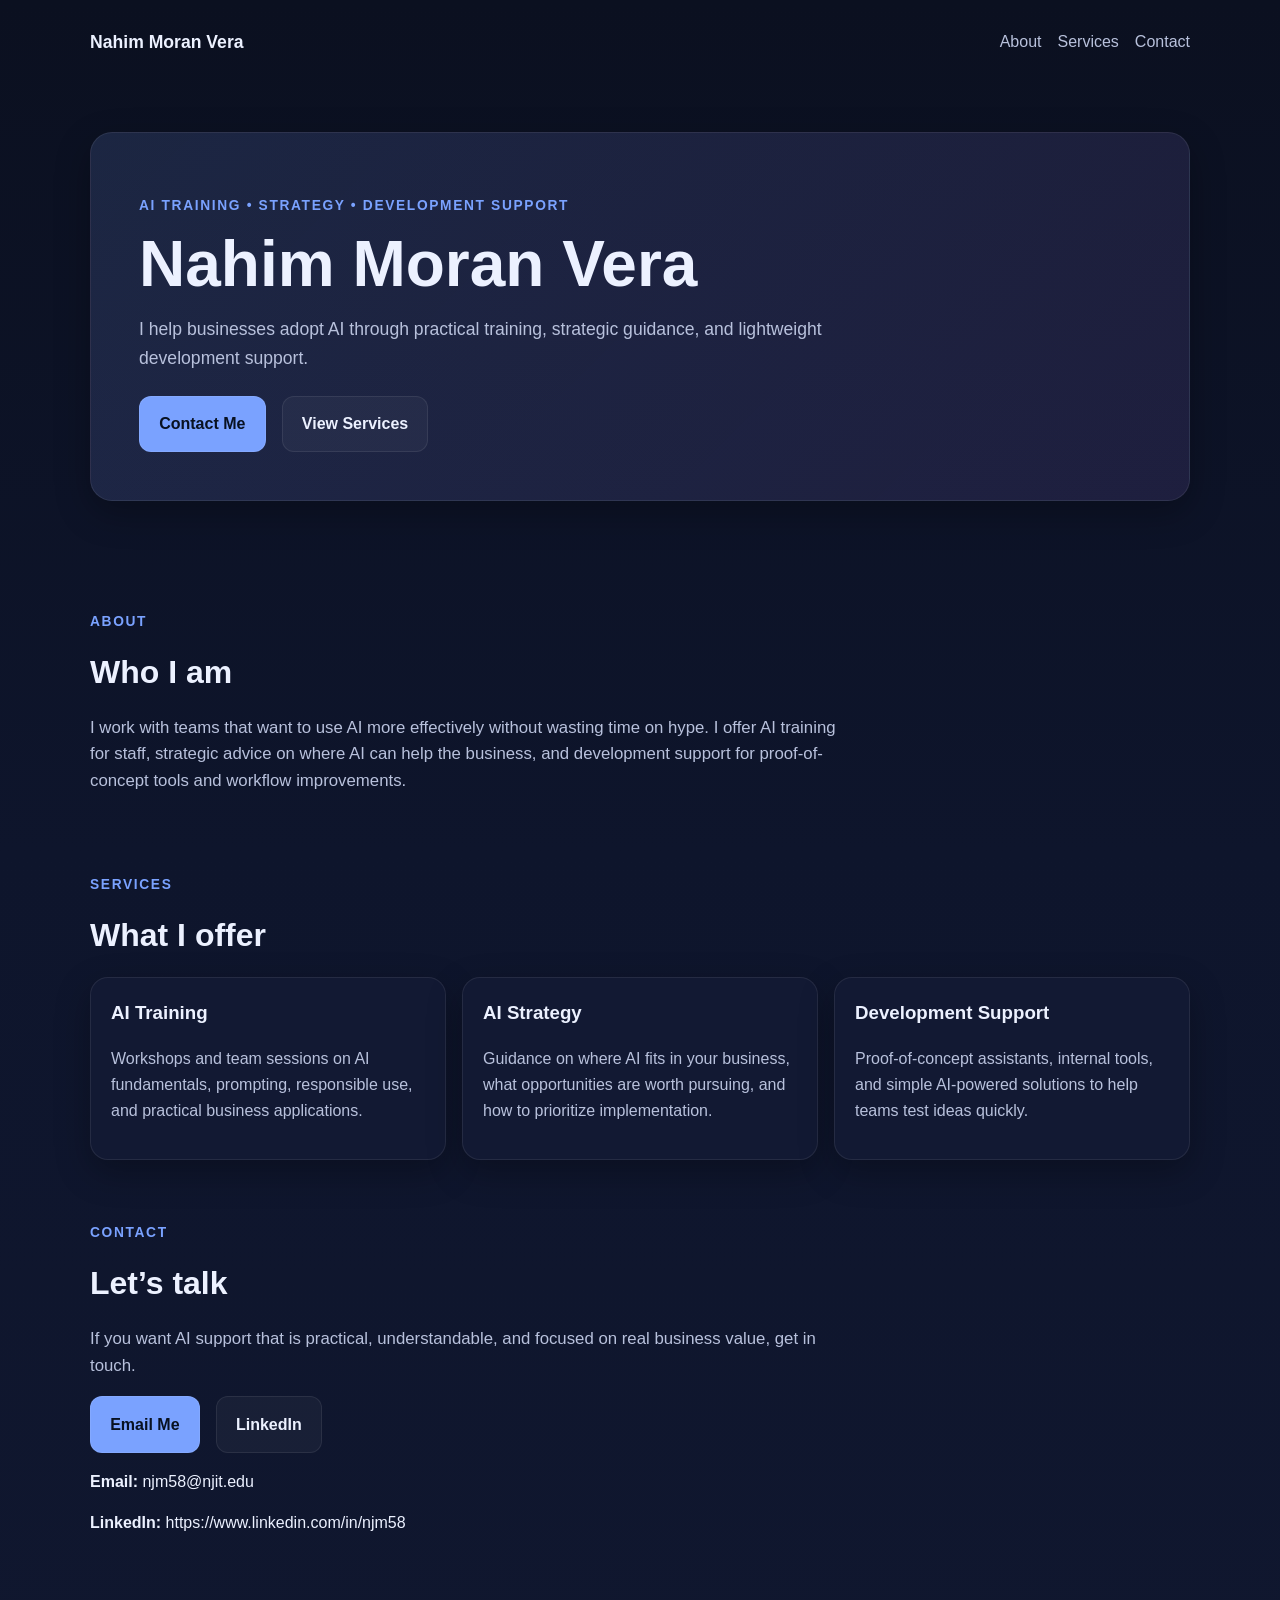
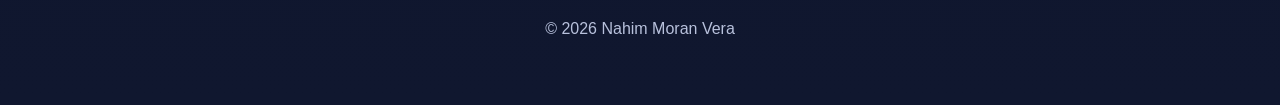
<file: index.html>
<!doctype html>
<html lang="en">
<head>
  <meta charset="UTF-8" />
  <meta name="viewport" content="width=device-width, initial-scale=1.0" />
  <title>AI Consultant</title>
  <link rel="stylesheet" href="assets/styles.css" />
</head>
<body>
  <header class="hero">
    <nav class="nav">
      <div class="brand" id="brandName">AI Consultant</div>
      <div class="nav-links">
        <a href="#about">About</a>
        <a href="#services">Services</a>
        <a href="#contact">Contact</a>
      </div>
    </nav>

    <section class="hero-content">
      <p class="eyebrow">AI TRAINING • STRATEGY • DEVELOPMENT SUPPORT</p>
      <h1 id="heroName">Loading...</h1>
      <p class="tagline" id="heroTagline"></p>
      <div class="cta-row">
        <a class="btn primary" id="primaryContact" href="#contact">Contact Me</a>
        <a class="btn secondary" href="#services">View Services</a>
      </div>
    </section>
  </header>

  <main>
    <section class="section" id="about">
      <div class="section-heading">
        <p class="section-label">About</p>
        <h2>Who I am</h2>
      </div>
      <p class="about-text" id="aboutText"></p>
    </section>

    <section class="section" id="services">
      <div class="section-heading">
        <p class="section-label">Services</p>
        <h2>What I offer</h2>
      </div>
      <div class="card-grid" id="servicesGrid"></div>
    </section>

    <section class="section" id="contact">
      <div class="section-heading">
        <p class="section-label">Contact</p>
        <h2>Let’s talk</h2>
      </div>
      <p class="contact-copy" id="contactIntro"></p>
      <div class="contact-actions" id="contactActions"></div>

      <div class="contact-details">
        <p><strong>Email:</strong> <a id="emailTextLink" href="#">Loading email...</a></p>
        <p><strong>LinkedIn:</strong> <a id="linkedinTextLink" href="#" target="_blank" rel="noreferrer">Loading LinkedIn...</a></p>
      </div>
    </section>
  </main>

  <footer class="footer">
    <p id="footerText">© <span id="year"></span> AI Consultant</p>
  </footer>

  <script src="assets/app.js"></script>
</body>
</html>
</file>
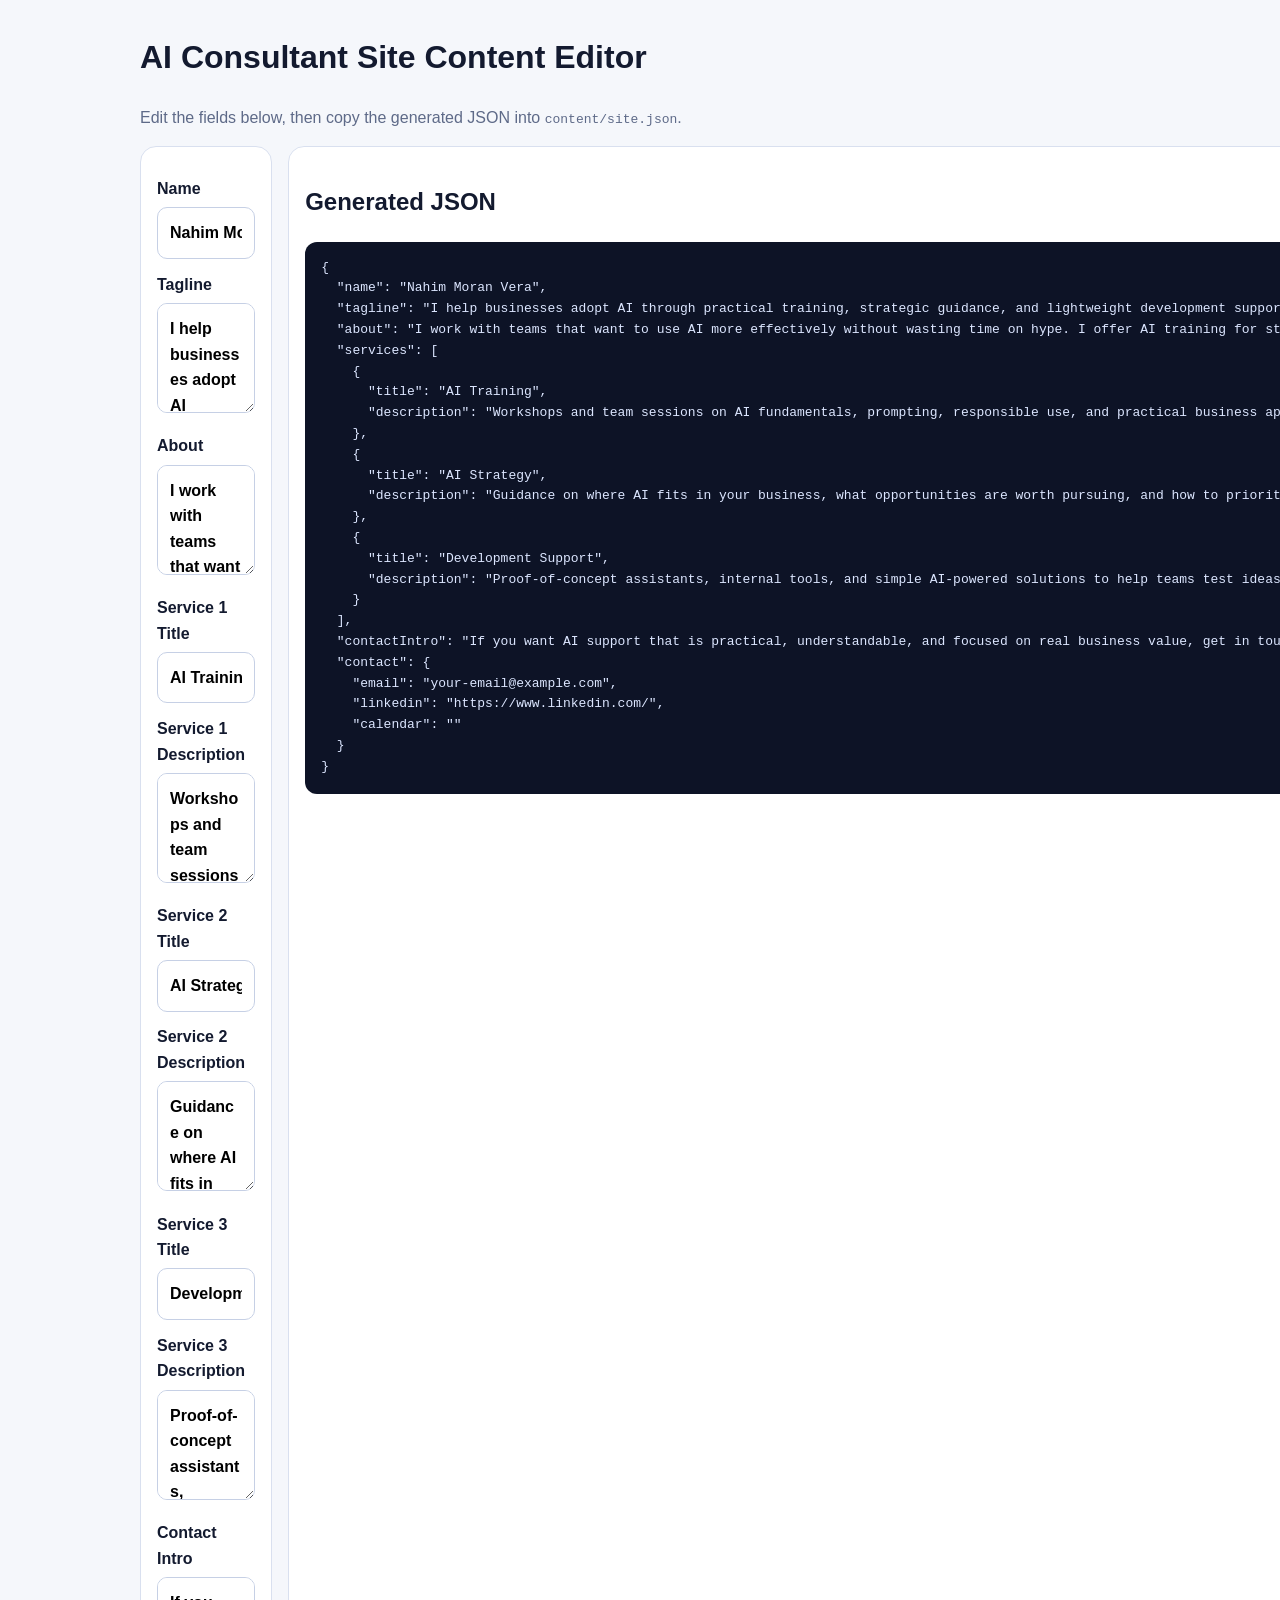
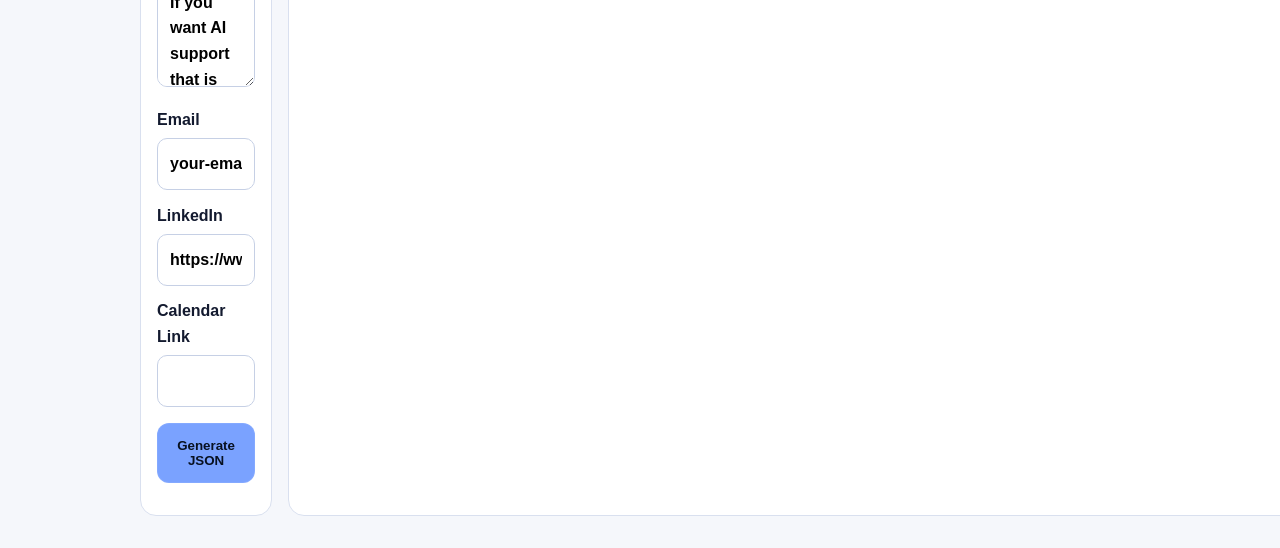
<file: tools/editor.html>
<!doctype html>
<html lang="en">
<head>
  <meta charset="UTF-8" />
  <meta name="viewport" content="width=device-width, initial-scale=1.0" />
  <title>Site Content Editor</title>
  <link rel="stylesheet" href="../assets/styles.css" />
</head>
<body class="editor-body">
  <div class="editor-wrap">
    <h1>AI Consultant Site Content Editor</h1>
    <p class="small">Edit the fields below, then copy the generated JSON into <code>content/site.json</code>.</p>

    <div class="editor-grid">
      <section class="panel">
        <label>Name <input id="name" /></label>
        <label>Tagline <textarea id="tagline"></textarea></label>
        <label>About <textarea id="about"></textarea></label>
        <label>Service 1 Title <input id="s1t" /></label>
        <label>Service 1 Description <textarea id="s1d"></textarea></label>
        <label>Service 2 Title <input id="s2t" /></label>
        <label>Service 2 Description <textarea id="s2d"></textarea></label>
        <label>Service 3 Title <input id="s3t" /></label>
        <label>Service 3 Description <textarea id="s3d"></textarea></label>
        <label>Contact Intro <textarea id="contactIntro"></textarea></label>
        <label>Email <input id="email" /></label>
        <label>LinkedIn <input id="linkedin" /></label>
        <label>Calendar Link <input id="calendar" /></label>
        <p><button class="btn primary" id="generateBtn" type="button">Generate JSON</button></p>
      </section>

      <section class="panel">
        <h2>Generated JSON</h2>
        <pre id="output"></pre>
      </section>
    </div>
  </div>

  <script>
    const initial = {
      name: 'Nahim Moran Vera',
      tagline: 'I help businesses adopt AI through practical training, strategic guidance, and lightweight development support.',
      about: 'I work with teams that want to use AI more effectively without wasting time on hype. I offer AI training for staff, strategic advice on where AI can help the business, and development support for proof-of-concept tools and workflow improvements.',
      s1t: 'AI Training',
      s1d: 'Workshops and team sessions on AI fundamentals, prompting, responsible use, and practical business applications.',
      s2t: 'AI Strategy',
      s2d: 'Guidance on where AI fits in your business, what opportunities are worth pursuing, and how to prioritize implementation.',
      s3t: 'Development Support',
      s3d: 'Proof-of-concept assistants, internal tools, and simple AI-powered solutions to help teams test ideas quickly.',
      contactIntro: 'If you want AI support that is practical, understandable, and focused on real business value, get in touch.',
      email: 'your-email@example.com',
      linkedin: 'https://www.linkedin.com/',
      calendar: ''
    };

    Object.entries(initial).forEach(([key, value]) => {
      document.getElementById(key).value = value;
    });

    function generate() {
      const data = {
        name: document.getElementById('name').value,
        tagline: document.getElementById('tagline').value,
        about: document.getElementById('about').value,
        services: [
          { title: document.getElementById('s1t').value, description: document.getElementById('s1d').value },
          { title: document.getElementById('s2t').value, description: document.getElementById('s2d').value },
          { title: document.getElementById('s3t').value, description: document.getElementById('s3d').value }
        ],
        contactIntro: document.getElementById('contactIntro').value,
        contact: {
          email: document.getElementById('email').value,
          linkedin: document.getElementById('linkedin').value,
          calendar: document.getElementById('calendar').value
        }
      };
      document.getElementById('output').textContent = JSON.stringify(data, null, 2);
    }

    document.getElementById('generateBtn').addEventListener('click', generate);
    generate();
  </script>
</body>
</html>
</file>
<file: assets/styles.css>
:root {
  --bg: #0b1020;
  --panel: #121933;
  --panel-2: #182141;
  --text: #ecf1ff;
  --muted: #b8c1dc;
  --accent: #7aa2ff;
  --accent-2: #9f7aea;
  --border: rgba(255,255,255,0.08);
  --shadow: 0 12px 35px rgba(0,0,0,0.28);
}

* { box-sizing: border-box; }
html { scroll-behavior: smooth; }
body {
  margin: 0;
  font-family: Arial, Helvetica, sans-serif;
  background: linear-gradient(180deg, var(--bg), #0e152c 50%, #10172f 100%);
  color: var(--text);
  line-height: 1.6;
}

a { color: inherit; text-decoration: none; }

.hero,
.section,
.footer { width: min(1100px, calc(100% - 2rem)); margin: 0 auto; }

.hero { padding: 1rem 0 4rem; }
.nav {
  display: flex;
  justify-content: space-between;
  align-items: center;
  gap: 1rem;
  padding: 0.75rem 0;
}
.brand { font-weight: 700; font-size: 1.1rem; }
.nav-links { display: flex; gap: 1rem; color: var(--muted); }

.hero-content {
  margin-top: 4rem;
  padding: 3rem;
  background: linear-gradient(135deg, rgba(122,162,255,0.15), rgba(159,122,234,0.12));
  border: 1px solid var(--border);
  border-radius: 22px;
  box-shadow: var(--shadow);
}
.eyebrow, .section-label {
  color: var(--accent);
  font-size: 0.86rem;
  letter-spacing: 0.12em;
  text-transform: uppercase;
  font-weight: 700;
}
.hero h1 {
  font-size: clamp(2rem, 5vw, 4rem);
  line-height: 1.05;
  margin: 0.5rem 0 1rem;
}
.tagline {
  max-width: 700px;
  color: var(--muted);
  font-size: 1.1rem;
}
.cta-row {
  display: flex;
  flex-wrap: wrap;
  gap: 1rem;
  margin-top: 1.5rem;
}
.btn {
  display: inline-block;
  padding: 0.9rem 1.2rem;
  border-radius: 12px;
  font-weight: 700;
  border: 1px solid var(--border);
}
.btn.primary { background: var(--accent); color: #081121; }
.btn.secondary { background: rgba(255,255,255,0.04); }

.section { padding: 2rem 0 1rem; }
.section-heading h2 {
  margin: 0.2rem 0 1rem;
  font-size: 2rem;
}
.about-text, .contact-copy {
  max-width: 760px;
  color: var(--muted);
  font-size: 1.05rem;
}
.card-grid {
  display: grid;
  grid-template-columns: repeat(auto-fit, minmax(240px, 1fr));
  gap: 1rem;
  margin-top: 1rem;
}
.card {
  background: var(--panel);
  border: 1px solid var(--border);
  border-radius: 18px;
  padding: 1.25rem;
  box-shadow: var(--shadow);
}
.card h3 { margin-top: 0; }
.card p { color: var(--muted); }
.contact-actions {
  display: flex;
  flex-wrap: wrap;
  gap: 1rem;
  margin-top: 1rem;
}
.footer {
  padding: 2rem 0 3rem;
  color: var(--muted);
  text-align: center;
}

.editor-body {
  background: #f5f7fb;
  color: #131a2f;
}
.editor-wrap {
  width: min(1000px, calc(100% - 2rem));
  margin: 2rem auto;
}
.editor-grid {
  display: grid;
  grid-template-columns: 1fr 1fr;
  gap: 1rem;
}
.panel {
  background: white;
  border: 1px solid #d9e0ef;
  border-radius: 16px;
  padding: 1rem;
}
label { display: block; font-weight: 700; margin-top: 0.8rem; }
input, textarea {
  width: 100%;
  padding: 0.75rem;
  border-radius: 10px;
  border: 1px solid #c6d0e5;
  margin-top: 0.35rem;
  font: inherit;
}
textarea { min-height: 110px; resize: vertical; }
pre {
  background: #0d1326;
  color: #dce6ff;
  padding: 1rem;
  border-radius: 12px;
  overflow: auto;
}
.small { color: #5e6a88; }

@media (max-width: 700px) {
  .nav { flex-direction: column; align-items: flex-start; }
  .hero-content { padding: 1.5rem; }
  .editor-grid { grid-template-columns: 1fr; }
}
</file>
